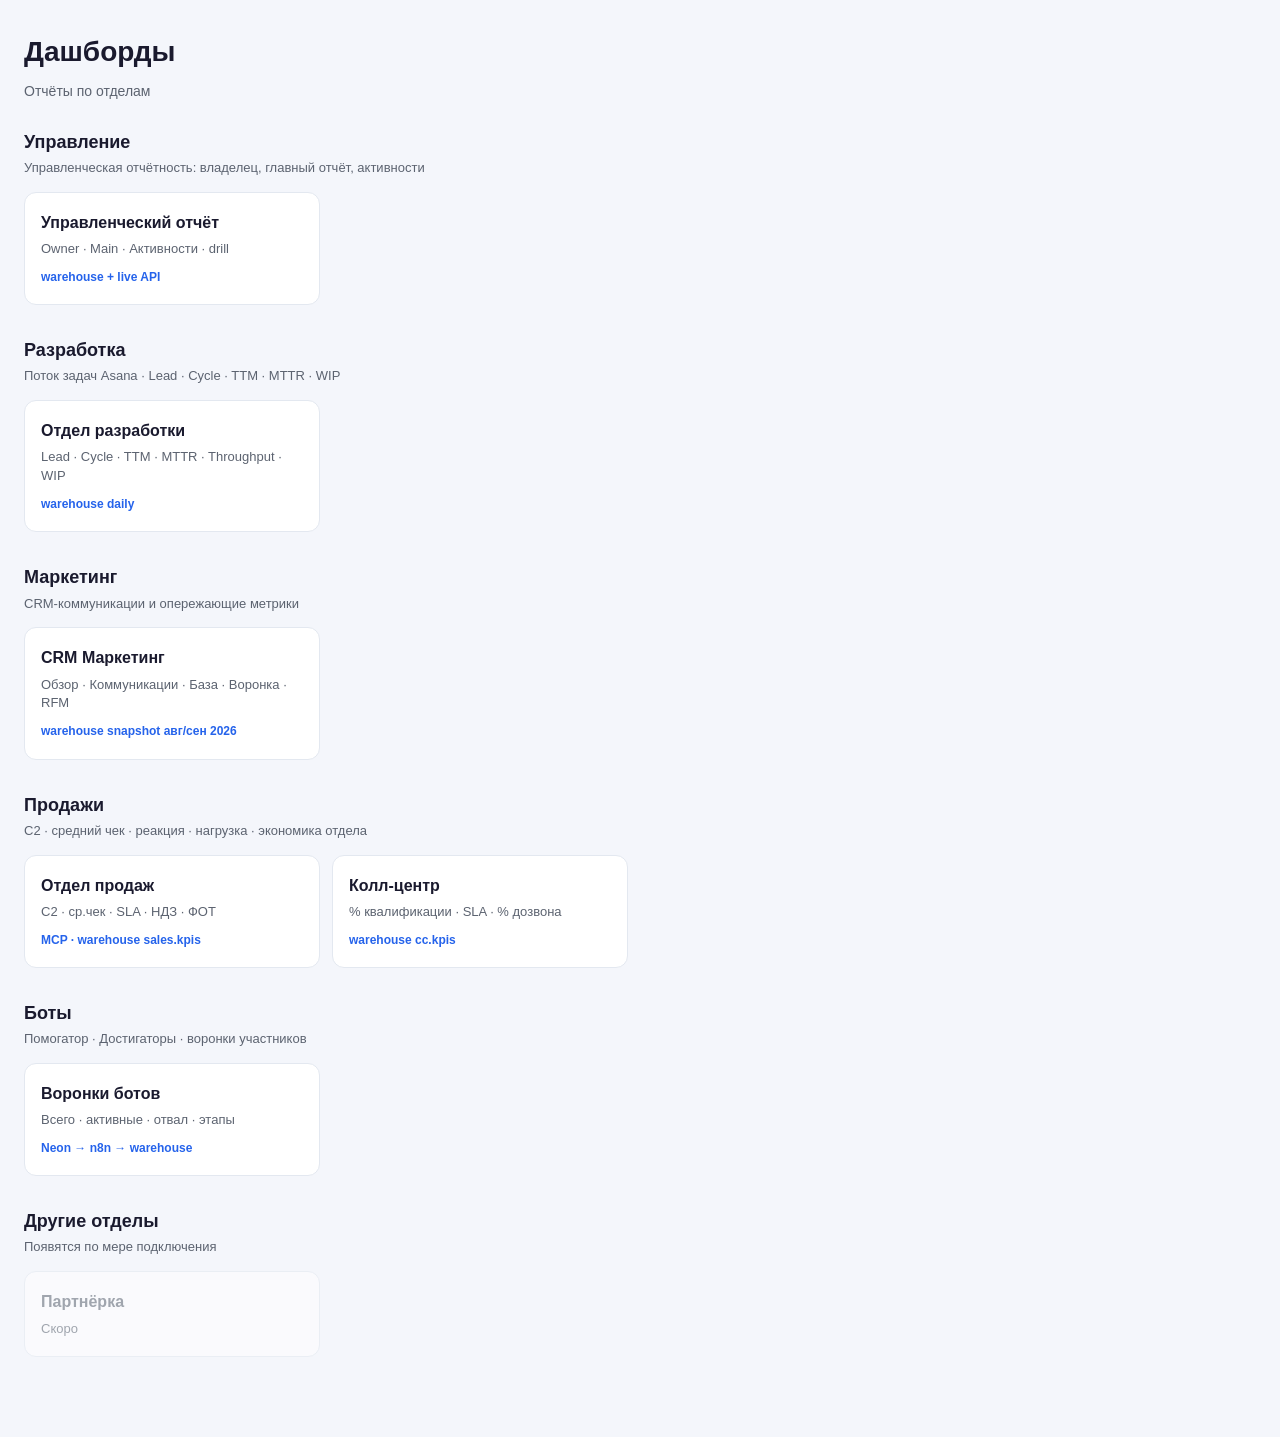
<file: index.html>
<!DOCTYPE html>
<html lang="ru">
<head>
    <meta charset="UTF-8">
    <meta name="viewport" content="width=device-width, initial-scale=1.0">
    <title>Дашборды</title>
    <link rel="stylesheet" href="./assets/styles.css">
</head>
<body class="dashboard-home">
    <header class="dashboard-home__header">
        <h1 class="dashboard-home__title">Дашборды</h1>
        <p class="dashboard-home__subtitle">Отчёты по отделам</p>
    </header>

    <section class="dashboard-home__department" aria-labelledby="dept-management">
        <h2 id="dept-management" class="dashboard-home__dept-title">Управление</h2>
        <p class="dashboard-home__dept-hint">Управленческая отчётность: владелец, главный отчёт, активности</p>
        <div class="dashboard-home__grid">
            <a class="dashboard-home__card" href="./management.html">
                <span class="dashboard-home__card-title">Управленческий отчёт</span>
                <span class="dashboard-home__card-desc">Owner · Main · Активности · drill</span>
                <span class="dashboard-home__card-meta">warehouse + live API</span>
            </a>
        </div>
    </section>

    <section class="dashboard-home__department" aria-labelledby="dept-dev">
        <h2 id="dept-dev" class="dashboard-home__dept-title">Разработка</h2>
        <p class="dashboard-home__dept-hint">Поток задач Asana · Lead · Cycle · TTM · MTTR · WIP</p>
        <div class="dashboard-home__grid">
            <a class="dashboard-home__card" href="./development.html">
                <span class="dashboard-home__card-title">Отдел разработки</span>
                <span class="dashboard-home__card-desc">Lead · Cycle · TTM · MTTR · Throughput · WIP</span>
                <span class="dashboard-home__card-meta">warehouse daily</span>
            </a>
        </div>
    </section>

    <section class="dashboard-home__department" aria-labelledby="dept-marketing">
        <h2 id="dept-marketing" class="dashboard-home__dept-title">Маркетинг</h2>
        <p class="dashboard-home__dept-hint">CRM-коммуникации и опережающие метрики</p>
        <div class="dashboard-home__grid">
            <a class="dashboard-home__card" href="./marketing.html">
                <span class="dashboard-home__card-title">CRM Маркетинг</span>
                <span class="dashboard-home__card-desc">Обзор · Коммуникации · База · Воронка · RFM</span>
                <span class="dashboard-home__card-meta">warehouse snapshot авг/сен 2026</span>
            </a>
        </div>
    </section>

    <section class="dashboard-home__department" aria-labelledby="dept-sales">
        <h2 id="dept-sales" class="dashboard-home__dept-title">Продажи</h2>
        <p class="dashboard-home__dept-hint">C2 · средний чек · реакция · нагрузка · экономика отдела</p>
        <div class="dashboard-home__grid">
            <a class="dashboard-home__card" href="./sales.html">
                <span class="dashboard-home__card-title">Отдел продаж</span>
                <span class="dashboard-home__card-desc">C2 · ср.чек · SLA · НДЗ · ФОТ</span>
                <span class="dashboard-home__card-meta">MCP · warehouse sales.kpis</span>
            </a>
            <a class="dashboard-home__card" href="./callcenter.html">
                <span class="dashboard-home__card-title">Колл-центр</span>
                <span class="dashboard-home__card-desc">% квалификации · SLA · % дозвона</span>
                <span class="dashboard-home__card-meta">warehouse cc.kpis</span>
            </a>
        </div>
    </section>

    <section class="dashboard-home__department" aria-labelledby="dept-bots">
        <h2 id="dept-bots" class="dashboard-home__dept-title">Боты</h2>
        <p class="dashboard-home__dept-hint">Помогатор · Достигаторы · воронки участников</p>
        <div class="dashboard-home__grid">
            <a class="dashboard-home__card" href="./bots.html">
                <span class="dashboard-home__card-title">Воронки ботов</span>
                <span class="dashboard-home__card-desc">Всего · активные · отвал · этапы</span>
                <span class="dashboard-home__card-meta">Neon → n8n → warehouse</span>
            </a>
        </div>
    </section>

    <section class="dashboard-home__department dashboard-home__department--soon" aria-labelledby="dept-soon">
        <h2 id="dept-soon" class="dashboard-home__dept-title">Другие отделы</h2>
        <p class="dashboard-home__dept-hint">Появятся по мере подключения</p>
        <div class="dashboard-home__grid">
            <div class="dashboard-home__card is-disabled" aria-disabled="true">
                <span class="dashboard-home__card-title">Партнёрка</span>
                <span class="dashboard-home__card-desc">Скоро</span>
            </div>
        </div>
    </section>

    <script>
        (function () {
            var KEY = 'mgmtReportApiToken';
            var url = new URL(window.location.href);
            var token = url.searchParams.get('token');
            if (token) {
                localStorage.setItem(KEY, token);
                url.searchParams.delete('token');
                var qs = url.searchParams.toString();
                history.replaceState({}, '', url.pathname + (qs ? '?' + qs : '') + url.hash);
            }
            // В ссылки токен не кладём — нужен только drill / live API
        })();
    </script>
</body>
</html>
</file>
<file: assets/styles.css>
.management-dashboard {
    box-sizing: border-box;
    margin: 0;
    padding: 24px;
    font-family: -apple-system, BlinkMacSystemFont, "Segoe UI", Roboto, sans-serif;
    font-size: 14px;
    line-height: 1.45;
    color: #1a1a2e;
    background: #f4f6fb;
}

.management-dashboard *,
.management-dashboard *::before,
.management-dashboard *::after {
    box-sizing: border-box;
}

.management-dashboard__header {
    margin-bottom: 20px;
}

.management-dashboard__breadcrumb {
    margin: 0 0 10px;
    font-size: 13px;
    color: #5c6370;
}

.management-dashboard__breadcrumb a {
    color: #2563eb;
    text-decoration: none;
    font-weight: 600;
}

.management-dashboard__breadcrumb a:hover {
    text-decoration: underline;
}

.management-dashboard__title {
    margin: 0 0 6px;
    font-size: 24px;
    font-weight: 700;
}

.management-dashboard__subtitle {
    margin: 0;
    color: #5c6370;
}

.management-dashboard__tabs {
    display: flex;
    flex-wrap: wrap;
    gap: 8px;
    margin-bottom: 16px;
}

.management-dashboard__tab {
    padding: 10px 16px;
    border: 1px solid #cfd6e4;
    border-radius: 8px;
    background: #fff;
    color: #1a1a2e;
    font-size: 14px;
    font-weight: 600;
    cursor: pointer;
}

.management-dashboard__tab:hover {
    border-color: #2563eb;
    color: #2563eb;
}

.management-dashboard__tab.is-active {
    border-color: #2563eb;
    background: #2563eb;
    color: #fff;
}

.management-dashboard__panel[hidden] {
    display: none !important;
}

.management-dashboard__filters {
    display: grid;
    grid-template-columns: repeat(auto-fit, minmax(160px, 1fr));
    gap: 12px;
    margin-bottom: 16px;
    padding: 16px;
    background: #ffffff;
    border: 1px solid #e3e8f0;
    border-radius: 12px;
}

.management-dashboard__field label,
.management-dashboard__field-label {
    display: block;
    margin-bottom: 6px;
    font-size: 12px;
    font-weight: 600;
    color: #5c6370;
}

.management-dashboard__field select,
.management-dashboard__field input {
    width: 100%;
    padding: 8px 10px;
    border: 1px solid #cfd6e4;
    border-radius: 8px;
    background: #fff;
}

.management-dashboard__field--period {
    grid-column: 1 / -1;
}

.management-dashboard__chips {
    display: flex;
    flex-wrap: wrap;
    gap: 6px;
}

.management-dashboard__chip {
    padding: 7px 12px;
    border: 1px solid #cfd6e4;
    border-radius: 8px;
    background: #fff;
    color: #1a1a2e;
    font-size: 13px;
    font-weight: 600;
    cursor: pointer;
}

.management-dashboard__chip:hover {
    border-color: #2563eb;
    color: #2563eb;
}

.management-dashboard__chip.is-active {
    border-color: #2563eb;
    background: #2563eb;
    color: #fff;
}

.management-dashboard__custom-compare {
    display: none;
    grid-column: 1 / -1;
    grid-template-columns: 1fr 1fr;
    gap: 12px;
}

.management-dashboard__custom-compare.is-visible {
    display: grid;
}

.management-dashboard__actions {
    display: flex;
    flex-wrap: wrap;
    gap: 10px;
    align-items: center;
    margin-bottom: 20px;
}

.management-dashboard__btn {
    padding: 10px 16px;
    border: 0;
    border-radius: 8px;
    background: #2563eb;
    color: #fff;
    font-weight: 600;
    cursor: pointer;
}

.management-dashboard__btn--secondary {
    background: #e8edf7;
    color: #1a1a2e;
}

.management-dashboard__status {
    color: #5c6370;
    font-size: 13px;
}

.management-dashboard__status.is-error {
    color: #b42318;
}

.management-dashboard__section {
    margin-bottom: 24px;
}

.management-dashboard__section-title {
    margin: 0 0 8px;
    font-size: 18px;
    font-weight: 700;
}

.management-dashboard__section-hint {
    margin: 0 0 12px;
    color: #5c6370;
    font-size: 13px;
}

.management-dashboard__kpi-grid {
    display: grid;
    grid-template-columns: repeat(auto-fit, minmax(180px, 1fr));
    gap: 12px;
}

.management-dashboard__kpi-grid--overview {
    grid-template-columns: repeat(3, minmax(200px, 1fr));
}

.management-dashboard__kpi {
    padding: 14px;
    background: #ffffff;
    border: 1px solid #e3e8f0;
    border-radius: 12px;
}

.management-dashboard__kpi--overview:nth-child(1) {
    border-left: 4px solid #4338ca;
}

.management-dashboard__kpi--overview:nth-child(2) {
    border-left: 4px solid #16a34a;
}

.management-dashboard__kpi--overview:nth-child(3) {
    border-left: 4px solid #f97316;
}

.management-dashboard__kpi--overview:nth-child(4) {
    border-left: 4px solid #0ea5e9;
}

.management-dashboard__kpi--earned {
    border-top: 3px solid #16a34a;
}

.management-dashboard__kpi--manual {
    border-top: 3px solid #f97316;
}

.management-dashboard__kpi-hint {
    margin-top: 8px;
    font-size: 11px;
    line-height: 1.35;
    color: #8b93a1;
}

.management-dashboard__kpi-label {
    margin-bottom: 8px;
    font-size: 12px;
    color: #5c6370;
}

.management-dashboard__kpi-value {
    font-size: 24px;
    font-weight: 700;
}

.management-dashboard__kpi-delta {
    margin-top: 6px;
    font-size: 12px;
    font-weight: 600;
}

.management-dashboard__kpi-delta.is-up {
    color: #067647;
}

.management-dashboard__kpi-delta.is-down {
    color: #b42318;
}

.management-dashboard__kpi-delta.is-neutral {
    color: #5c6370;
}

.management-dashboard__chart-wrap {
    padding: 16px;
    background: #ffffff;
    border: 1px solid #e3e8f0;
    border-radius: 12px;
}

.management-dashboard__chart-wrap--tall {
    height: 360px;
}

.management-dashboard__toggle {
    display: inline-flex;
    gap: 6px;
    align-items: center;
    font-size: 13px;
    color: #5c6370;
}

.management-dashboard__table-wrap {
    overflow-x: auto;
    background: #ffffff;
    border: 1px solid #e3e8f0;
    border-radius: 12px;
}

.management-dashboard__table {
    width: 100%;
    border-collapse: collapse;
}

.management-dashboard__table th,
.management-dashboard__table td {
    padding: 10px 12px;
    border-bottom: 1px solid #eef2f7;
    text-align: left;
    vertical-align: top;
}

.management-dashboard__table th.is-num,
.management-dashboard__table td.is-num {
    text-align: right;
    white-space: nowrap;
}

.management-dashboard__table th {
    background: #f8fafc;
    font-size: 12px;
    font-weight: 700;
    color: #5c6370;
}

.management-dashboard__table tr.is-earned td:first-child {
    border-left: 3px solid #16a34a;
}

.management-dashboard__table tr.is-manual td:first-child {
    border-left: 3px solid #f97316;
}

.management-dashboard__kpi--link {
    cursor: pointer;
    transition: box-shadow 0.15s ease, transform 0.15s ease;
}

.management-dashboard__kpi--link:hover {
    box-shadow: 0 4px 14px rgba(26, 26, 46, 0.12);
    transform: translateY(-1px);
}

.management-dashboard__table-hint {
    margin-top: 4px;
    font-size: 11px;
    line-height: 1.35;
    color: #8b93a1;
    font-weight: 400;
}

.management-dashboard__table .is-up {
    color: #067647;
}

.management-dashboard__table .is-down {
    color: #b42318;
}

.management-dashboard__table .is-neutral {
    color: #5c6370;
}

.management-dashboard__bar {
    height: 8px;
    min-width: 2px;
    border-radius: 4px;
    background: #94a3b8;
}

.management-dashboard__btn:disabled {
    opacity: 0.55;
    cursor: not-allowed;
}

.management-dashboard__periods {
    margin-bottom: 16px;
    padding: 12px 16px;
    background: #eef2ff;
    border-radius: 10px;
    color: #3730a3;
    font-size: 13px;
}

.management-dashboard__hidden {
    display: none !important;
}

/* —— Каталог дашбордов (index) —— */

.dashboard-home {
    box-sizing: border-box;
    margin: 0;
    padding: 32px 24px 48px;
    max-width: 960px;
    font-family: -apple-system, BlinkMacSystemFont, "Segoe UI", Roboto, sans-serif;
    font-size: 14px;
    line-height: 1.45;
    color: #1a1a2e;
    background: #f4f6fb;
}

.dashboard-home *,
.dashboard-home *::before,
.dashboard-home *::after {
    box-sizing: border-box;
}

.dashboard-home__header {
    margin-bottom: 28px;
}

.dashboard-home__title {
    margin: 0 0 8px;
    font-size: 28px;
    font-weight: 700;
}

.dashboard-home__subtitle {
    margin: 0;
    color: #5c6370;
}

.dashboard-home__department {
    margin-bottom: 32px;
}

.dashboard-home__dept-title {
    margin: 0 0 4px;
    font-size: 18px;
    font-weight: 700;
}

.dashboard-home__dept-hint {
    margin: 0 0 14px;
    color: #5c6370;
    font-size: 13px;
}

.dashboard-home__grid {
    display: grid;
    grid-template-columns: repeat(auto-fill, minmax(240px, 1fr));
    gap: 12px;
}

.dashboard-home__card {
    display: flex;
    flex-direction: column;
    gap: 6px;
    padding: 18px 16px;
    border: 1px solid #e3e8f0;
    border-radius: 12px;
    background: #fff;
    color: inherit;
    text-decoration: none;
    transition: border-color 0.15s ease, background 0.15s ease;
}

a.dashboard-home__card:hover {
    border-color: #2563eb;
    background: #f8fafc;
}

.dashboard-home__card.is-disabled {
    opacity: 0.55;
    cursor: default;
}

.dashboard-home__card-title {
    font-size: 16px;
    font-weight: 700;
}

.dashboard-home__card-desc {
    color: #5c6370;
    font-size: 13px;
}

.dashboard-home__card-meta {
    margin-top: 4px;
    color: #2563eb;
    font-size: 12px;
    font-weight: 600;
}

.dashboard-home__department--soon .dashboard-home__card-title {
    color: #5c6370;
}

/* Dev flow playbook */
.dev-playbook {
    margin: 0;
    padding: 16px 16px 16px 36px;
    background: #ffffff;
    border: 1px solid #e3e8f0;
    border-radius: 12px;
}

.dev-playbook li {
    margin: 0 0 10px;
    color: #1a1a2e;
}

.dev-playbook li:last-child {
    margin-bottom: 0;
}

/* CRM marketing page extras */
.crm-watch-row {
    display: flex;
    align-items: center;
    justify-content: space-between;
    gap: 12px;
    padding: 10px 0;
    border-bottom: 1px solid #eef2f7;
}

.crm-watch-row:last-child {
    border-bottom: 0;
    padding-bottom: 0;
}

.crm-watch-row:first-child {
    padding-top: 0;
}

.crm-tone--danger { color: #b42318; }
.crm-tone--warning { color: #b54708; }
.crm-tone--success { color: #067647; }
.crm-tone--neutral { color: #5c6370; }

.crm-callout {
    margin-bottom: 12px;
    padding: 14px 16px;
    background: #fff;
    border: 1px solid #e3e8f0;
    border-left: 4px solid #2563eb;
    border-radius: 12px;
    color: #5c6370;
    font-size: 13px;
    line-height: 1.45;
}

.crm-callout strong {
    display: block;
    margin-bottom: 4px;
    color: #1a1a2e;
}

.crm-callout--warn {
    border-left-color: #f97316;
}

/* Sales: контроль C2 */
.sales-c2-control {
    margin: 0;
    padding: 0;
    list-style: none;
    display: grid;
    gap: 8px;
}

.sales-c2-control__item {
    display: grid;
    grid-template-columns: minmax(160px, 1.4fr) minmax(72px, 0.6fr) minmax(72px, 0.6fr) minmax(140px, 1.4fr);
    gap: 8px 12px;
    align-items: baseline;
    padding: 12px 14px;
    background: #ffffff;
    border: 1px solid #e3e8f0;
    border-radius: 12px;
    font-size: 13px;
}

.sales-c2-control__label {
    color: #5c6370;
}

.sales-c2-control__value {
    font-weight: 700;
    font-size: 16px;
    text-align: right;
    font-variant-numeric: tabular-nums;
}

.sales-c2-control__delta {
    color: #8b93a1;
    text-align: right;
    font-variant-numeric: tabular-nums;
}

.sales-c2-control__extra {
    color: #8b93a1;
    font-size: 12px;
}

@media (max-width: 720px) {
    .sales-c2-control__item {
        grid-template-columns: 1fr 1fr;
    }

    .sales-c2-control__extra {
        grid-column: 1 / -1;
    }
}
</file>
